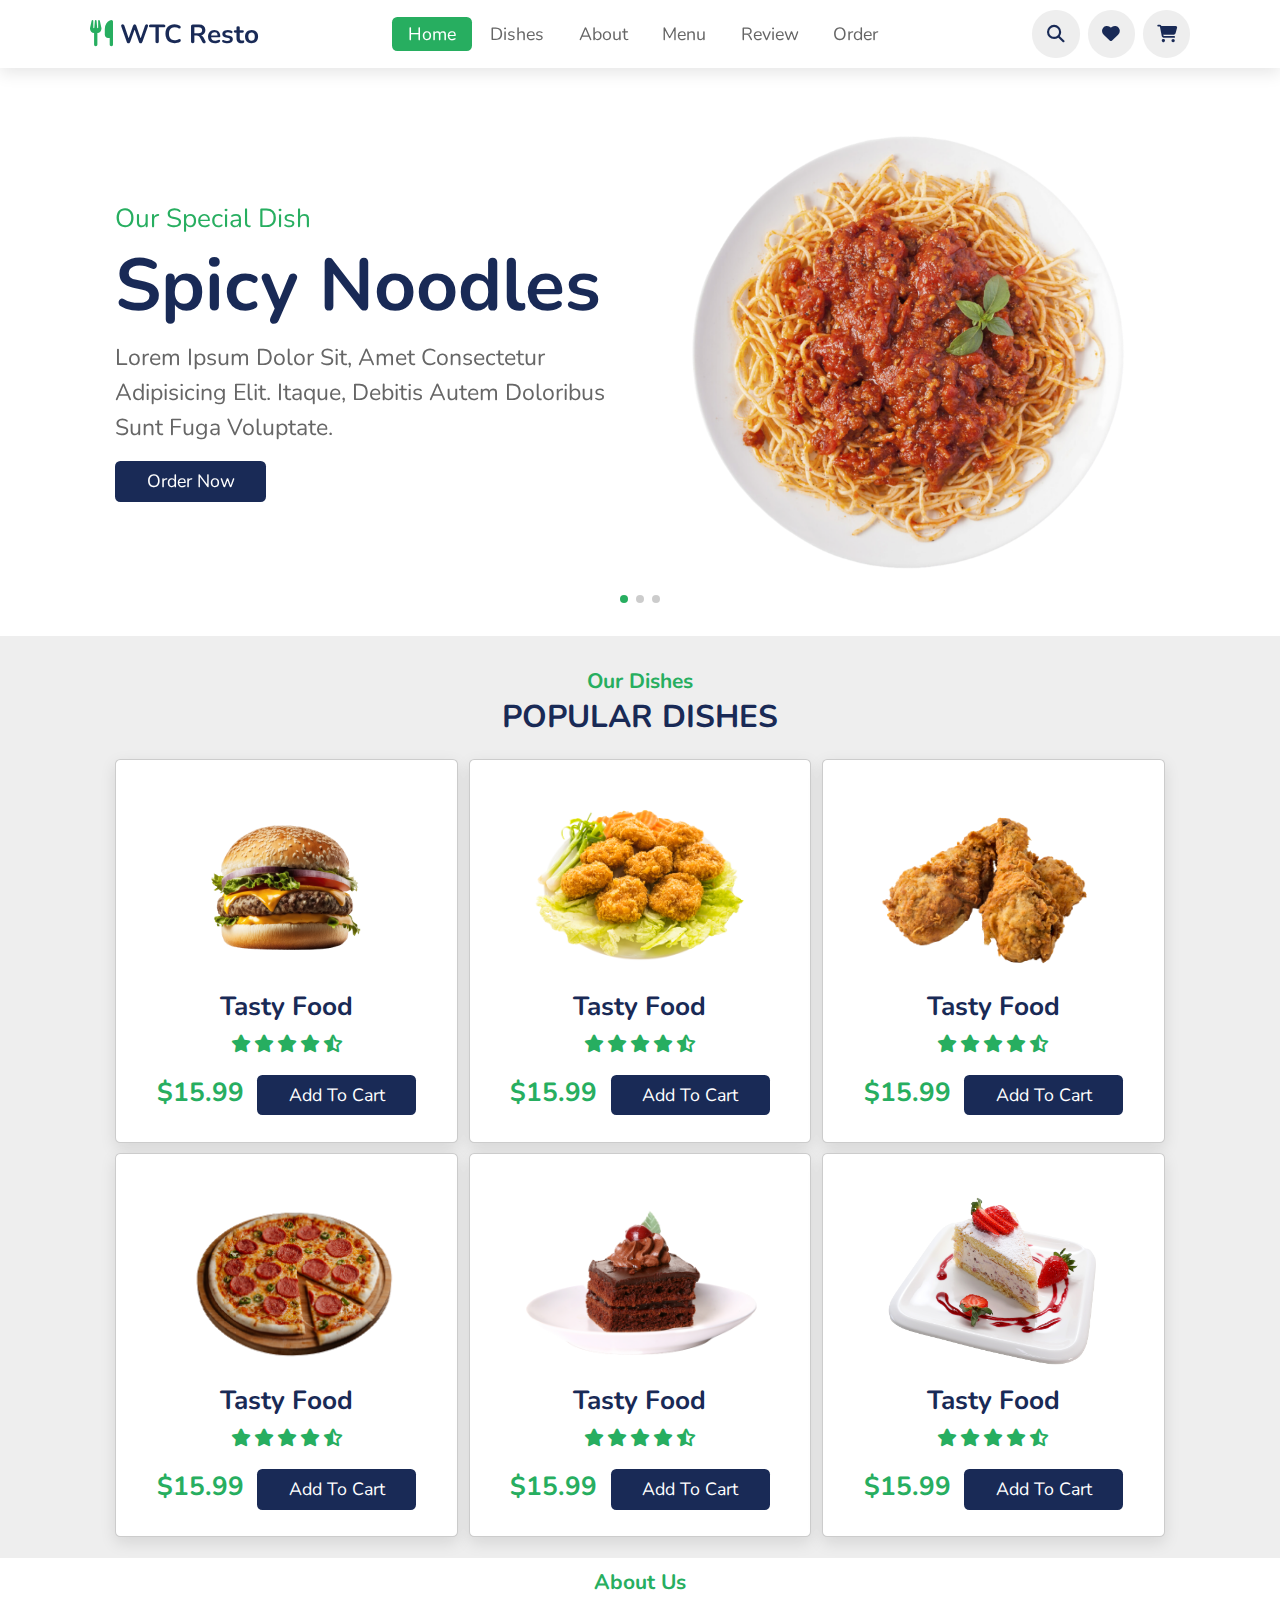
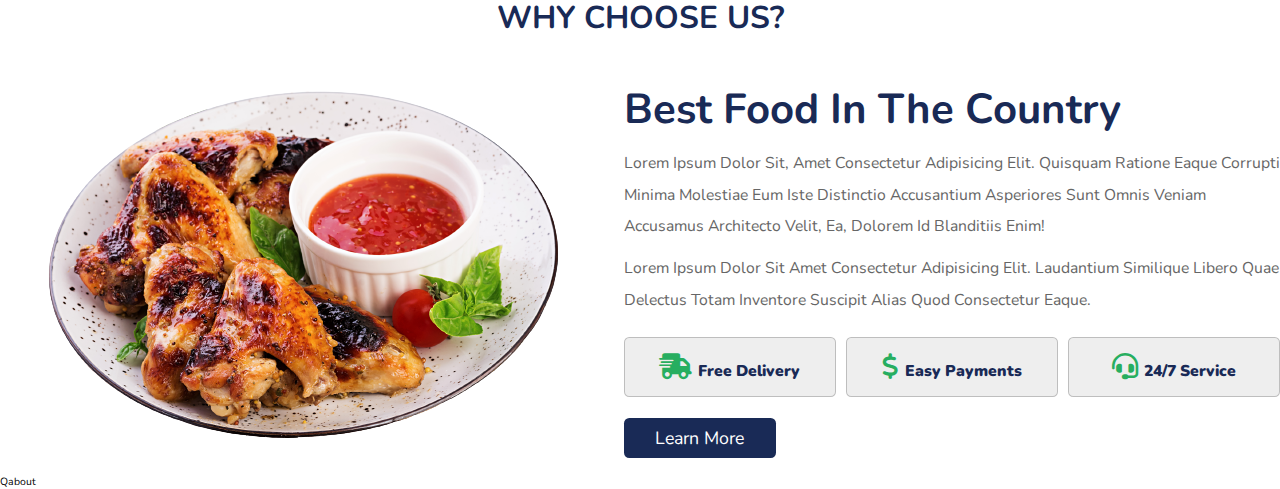
<file: home.html>
<!DOCTYPE html>
<html lang="en">

<head>
  <meta charset="UTF-8">
  <meta http-equiv="X-UA-Compatible" content="IE=edge">
  <meta name="viewport" content="width=device-width, initial-scale=1.0">
  <title>Document</title>

  <!-- Link CDN FontAwesome -->
  <link rel="stylesheet" href="https://cdnjs.cloudflare.com/ajax/libs/font-awesome/6.4.0/css/all.min.css" />

  <link rel="stylesheet" href="https://cdn.jsdelivr.net/npm/swiper@10/swiper-bundle.min.css" />


  <!-- Link CSS -->
  <link rel="stylesheet" href="style/style.css">

</head>

<body>

  <!-- Header Section Start -->
  <header>
    <a href="#" class="logo"><i class="fas fa-utensils"></i> WTC Resto</a>

    <nav class="navbar">
      <a class="active" href="#home">home</a>
      <a href="#dishes">dishes</a>
      <a href="#about">about</a>
      <a href="#menu">menu</a>
      <a href="#review">review</a>
      <a href="#order">order</a>
    </nav>

    <div class="icons">
      <i class="fas fa-bars" id="menu-bars"></i>
      <i class="fas fa-search" id="bars"></i>
      <a href="#" class="fas fa-heart"></a>
      <a href="#" class="fas fa-shopping-cart"></a>
    </div>
  </header>
  <!-- Header Section End -->

  <!-- Search Form Start -->
  <form action="" id="search-form">
    <input type="search" placeholder="search here" name="" id="search-box">
    <label for="search-box" class="fas fa-search"></label>
    <i class="fas fa-times" id="close"></i>
  </form>
  <!-- Search Form Start -->

  <!-- Home Section Start -->
  <section class="home" id="home">
    <div class="swiper home-slider">
      <div class="swiper-wrapper wrapper">
        <div class="swiper-slide slide">
          <div class="content">
            <span>our special dish</span>
            <h3>spicy noodles</h3>
            <p>Lorem ipsum dolor sit, amet consectetur adipisicing elit. Itaque, debitis autem doloribus sunt fuga
              voluptate.</p>
            <a href="#" class="btn">order now</a>
          </div>
          <div class="image">
            <img src="assets/home-page-1.png" alt="">
          </div>
        </div>

        <div class="swiper-slide slide">
          <div class="content">
            <span>our special dish</span>
            <h3>hot pizza</h3>
            <p>Lorem ipsum dolor sit, amet consectetur adipisicing elit. Itaque, debitis autem doloribus sunt fuga
              voluptate.</p>
            <a href="#" class="btn">order now</a>
          </div>
          <div class="image">
            <img src="assets/home-page-2.jpg" alt="">
          </div>
        </div>

        <div class="swiper-slide slide">
          <div class="content">
            <span>our special dish</span>
            <h3>grilled chicken</h3>
            <p>Lorem ipsum dolor sit, amet consectetur adipisicing elit. Itaque, debitis autem doloribus sunt fuga
              voluptate.</p>
            <a href="#" class="btn">order now</a>
          </div>
          <div class="image">
            <img src="assets/home-page-3.png" alt="">
          </div>
        </div>
      </div>

      <div class="swiper-pagination"></div>
      
    </div>
  </section>
  <!-- Home Section End -->

  <!-- Dishes Section Start -->
  <section class="dishes" id="dishes">
    <h3 class="sub-heading">our dishes</h3>
    <h1 class="heading">popular dishes</h1>

    <div class="box-container">
      <div class="box">
        <a href="#" class="fas fa-heart"></a>
        <a href="#" class="fas fa-eye"></a>
        <img id="assets-1" src="" alt="">
        <h3>tasty food</h3>
        <div class="stars">
          <i class="fas fa-star"></i>
          <i class="fas fa-star"></i>
          <i class="fas fa-star"></i>
          <i class="fas fa-star"></i>
          <i class="fas fa-star-half-alt"></i>
        </div>
        <span>$15.99</span>
        <a href="#" class="btn">add to cart</a>
      </div>

      <div class="box">
        <a href="#" class="fas fa-heart"></a>
        <a href="#" class="fas fa-eye"></a>
        <img id="assets-2" src="" alt="">
        <h3>tasty food</h3>
        <div class="stars">
          <i class="fas fa-star"></i>
          <i class="fas fa-star"></i>
          <i class="fas fa-star"></i>
          <i class="fas fa-star"></i>
          <i class="fas fa-star-half-alt"></i>
        </div>
        <span>$15.99</span>
        <a href="#" class="btn">add to cart</a>
      </div>

      <div class="box">
        <a href="#" class="fas fa-heart"></a>
        <a href="#" class="fas fa-eye"></a>
        <img id="assets-3" src="" alt="">
        <h3>tasty food</h3>
        <div class="stars">
          <i class="fas fa-star"></i>
          <i class="fas fa-star"></i>
          <i class="fas fa-star"></i>
          <i class="fas fa-star"></i>
          <i class="fas fa-star-half-alt"></i>
        </div>
        <span>$15.99</span>
        <a href="#" class="btn">add to cart</a>
      </div>

      <div class="box">
        <a href="#" class="fas fa-heart"></a>
        <a href="#" class="fas fa-eye"></a>
        <img id="assets-4" src="" alt="">
        <h3>tasty food</h3>
        <div class="stars">
          <i class="fas fa-star"></i>
          <i class="fas fa-star"></i>
          <i class="fas fa-star"></i>
          <i class="fas fa-star"></i>
          <i class="fas fa-star-half-alt"></i>
        </div>
        <span>$15.99</span>
        <a href="#" class="btn">add to cart</a>
      </div>

      <div class="box">
        <a href="#" class="fas fa-heart"></a>
        <a href="#" class="fas fa-eye"></a>
        <img id="assets-5" src="" alt="">
        <h3>tasty food</h3>
        <div class="stars">
          <i class="fas fa-star"></i>
          <i class="fas fa-star"></i>
          <i class="fas fa-star"></i>
          <i class="fas fa-star"></i>
          <i class="fas fa-star-half-alt"></i>
        </div>
        <span>$15.99</span>
        <a href="#" class="btn">add to cart</a>
      </div>

      <div class="box">
        <a href="#" class="fas fa-heart"></a>
        <a href="#" class="fas fa-eye"></a>
        <img id="assets-6" src="" alt="">
        <h3>tasty food</h3>
        <div class="stars">
          <i class="fas fa-star"></i>
          <i class="fas fa-star"></i>
          <i class="fas fa-star"></i>
          <i class="fas fa-star"></i>
          <i class="fas fa-star-half-alt"></i>
        </div>
        <span>$15.99</span>
        <a href="#" class="btn">add to cart</a>
      </div>
    </div>
  </section>
  <!-- Dishes Section End -->

  <!-- About Section Start -->
  <sectiom class="about" id="about">
    <h3 class="sub-heading">about us</h3>
    <h1 class="heading">why choose us?</h1>

    <div class="row">
      <div class="image">
        <img src="assets/about.png" alt="">
      </div>

      <div class="content">
        <h3>best food in the country</h3>
        <p>Lorem ipsum dolor sit, amet consectetur adipisicing elit. Quisquam ratione eaque corrupti minima molestiae eum iste distinctio accusantium asperiores sunt omnis veniam accusamus architecto velit, ea, dolorem id blanditiis enim!</p>
          <p>Lorem ipsum dolor sit amet consectetur adipisicing elit. Laudantium similique libero quae delectus totam inventore suscipit alias quod consectetur eaque.</p>

          <div class="icons-container">
            <div class="icons">
              <i class="fas fa-shipping-fast">
                <span>free delivery</span>
              </i>
            </div>
            <div class="icons">
              <i class="fas fa-dollar-sign">
                <span>easy payments</span>
              </i>
            </div>
            <div class="icons">
              <i class="fas fa-headset">
                <span>24/7 service</span>
              </i>
            </div>
          </div>
          <a href="#" class="btn">learn more</a>
      </div>
    </div>
  </sectiom>qabout
  <!-- About Section End -->









</body>
<script src="https://cdn.jsdelivr.net/npm/swiper@10/swiper-bundle.min.js"></script>
<script src="script/script.js"></script>

</html>
</file>
<file: style/style.css>
@import url('https://fonts.googleapis.com/css2?family=Nunito:wght@200;300;400;600;700&display=swap');

:root {
  --green: #27ae60;
  --black: #192a56;
  --light-color: #666;
  --box-shadow: 0 .5rem 1.5rem rgba(0,0,0,.1);
}

* {
  font-family: 'Nunito', sans-serif;
  margin: 0;
  padding: 0;
  box-sizing: border-box;
  text-decoration: none;
  outline: none;
  border: none;
  text-transform: capitalize;
  transition: all .2s linear;
}

html {
  font-size: 65.5%;
  overflow-x: hidden;
  scroll-padding-top: 5.5rem;
  scroll-behavior: smooth;
}

section {
  padding: 2rem 9%;
}

section:nth-child(even) {
  background:#eee ;
}

.sub-heading {
  text-align: center;
  color: var(--green);
  font-size: 2rem;
  padding-top: 1rem;
}

.heading {
  text-align: center;
  color: var(--black);
  font-size: 3rem;
  padding-bottom: 2rem;
  text-transform: uppercase;
}

.btn {
  margin-top: 1rem;
  display: inline-block;
  font-size: 1.7rem;
  color: #ffffff;
  background: var(--black);
  border-radius: .5rem;
  cursor: pointer;
  padding: .8rem 3rem;
}

.btn:hover {
  background: var(--green);
  letter-spacing: .1rem;
}

header {
  position: fixed;
  top: 0;
  left: 0;
  right: 0;
  background: #ffffff;
  padding: 1rem 7%;
  display: flex;
  align-items: center;
  justify-content: space-between;
  z-index: 1000;
  box-shadow: var(--box-shadow);
}

header .logo {
  color: var(--black);
  font-size: 2.5rem;
  font-weight: bolder;
}

header .logo i {
  color: var(--green);
}

header .navbar a {
  font-size: 1.7rem;
  border-radius: .5rem;
  padding: .5rem 1.5rem ;
  color: var(--light-color);
}

header .navbar a.active,
header .navbar a:hover {
  color: #ffffff;
  background: var(--green);
}

header .icons i,
header .icons a {
  cursor: pointer;
  margin-left: .5rem;
  height: 4.5rem;
  line-height: 4.5rem;
  width: 4.5rem;
  text-align: center;
  font-size: 1.7rem;
  color: var(--black);
  border-radius: 50%;
  background: #eee;
}

header .icons i:hover,
header .icons a:hover {
  color: #ffffff;
  background: var(--green);
  transform: rotate(360deg);
}

header .icons #menu-bars {
  display: none;
}

#search-form {
  position: fixed;
  top: -110%; left: 0;
  height: 100%;
  width: 100%;
  z-index: 1004;
  background: rgba(0,0,0,.8);
  display: flex;
  align-items: center;
  justify-content: center;
  padding: 0.1rem;
}

#search-form.active{
  top: 0;
}

#search-form #search-box {
  width: 50rem;
  border-bottom: .1rem solid #ffffff;
  padding: 1rem 0;
  font-size: 3rem;
  text-transform: none;
  background: none;
}

#search-form #search-box::placeholder {
  color: #eee; 
}

#search-form #search-box::-webkit-search-cancel-button {
  -webkit-appearance: none;
}

#search-form label {
  color: #ffffff;
  cursor: pointer;
  font-size: 3rem;
}

#search-form label:hover {
  color: var(--green);
}

#search-form #close {
  position: absolute;
  color: #ffffff;
  cursor: pointer;
  top: 2rem; right: 3rem;
  font-size: 5rem;
}

.home .home-slider .slide {
  display: flex;
  align-items: center;
  flex-wrap: wrap;
  gap: 2rem;
  padding-top: 9rem;
}

.home .home-slider .slide .content {
  flex: 1 1 45rem;
}

.home .home-slider .slide .image {
  flex: 1 1 45rem;
}

.home .home-slider .slide .image img {
  width: 100%;
}

.home .home-slider .slide .content span {
  color: var(--green);
  font-size: 2.5rem;
}

.home .home-slider .slide .content h3 {
  color: var(--black);
  font-size: 7rem;
}

.home .home-slider .slide .content p {
  color: var(--light-color);
  font-size: 2.2rem;
  padding: .5rem 0;
  line-height: 1.5;
}

.swiper-pagination-bullet-active {
  background: var(--green);

}

.dishes .box-container {
  display: grid;
  grid-template-columns: repeat(auto-fit, minmax(28.5rem, 1fr));
  gap: 1rem;
}


.dishes .box-container .box {
  padding: 2.5rem;
  background: #ffffff;
  border-radius: .5rem;
  border: .1rem solid rgba(0,0,0,.2);
  box-shadow: var(--box-shadow);
  position: relative;
  overflow: hidden;
  text-align: center;
}

.dishes .box-container .box .fa-heart,
.dishes .box-container .box .fa-eye {
  position: absolute;
  top: 1.5rem;
  background: #eee;
  border-radius: 50%;
  height: 5rem;
  width: 5rem;
  line-height: 5rem;
  font-size: 2rem;
  color: var(--black);
}

.dishes .box-container .box .fa-heart:hover,
.dishes .box-container .box .fa-eye:hover {
  background: var(--green);
  color: #ffffff;
}

.dishes .box-container .box .fa-heart {
  right: -15rem;
}

.dishes .box-container .box .fa-eye {
  left: -15rem;
}

.dishes .box-container .box:hover .fa-heart {
  right: 1.5rem;
}

.dishes .box-container .box:hover .fa-eye {
  left: 1.5rem;
}

.dishes .box-container .box img {
  height: 17rem;
  margin: 1rem 0;
}

.dishes .box-container .box h3 {
  color: var(--black);
  font-size: 2.5rem;
}

.dishes .box-container .box .stars {
  padding: 1rem 0;
}

.dishes .box-container .box .stars i{
  font-size: 1.7rem;
  color: var(--green);
}

.dishes .box-container .box span {
  color: var(--green);
  font-weight: bolder;
  margin-right: 1rem;
  font-size: 2.5rem;
}

.about .row {
  display: flex;
  flex-wrap: wrap;
  gap: 1.5rem;
  align-items: center;
}

.about .row image {
  flex: 1 1 45rem;
}

.about .row .image img {
  width: 100%;
}

.about .row .content {
  flex: 1 1 45rem;
}

.about .row .content h3 {
  color: var(--black);
  font-size: 4rem;
  padding: .5rem 0;
}

.about .row .content p {
  color: var(--light-color);
  font-size: 1.5rem;
  padding: .5rem 0;
  line-height: 2;
}

.about .row .content .icons-container {
  display: flex;
  gap: 1rem;
  flex-wrap: wrap;
  padding: 1rem 0;
  margin-top: .5rem;
}

.about .row .content .icons-container .icons {
  background: #eee;
  border-radius:.5rem;
  border: .1rem solid rgba(0,0,0,.2);
  display: flex;
  align-items: center;
  justify-content: center;
  gap: 1rem;
  flex: 1 1 17rem;
  padding: 1.5rem 1rem;
}

.about .row .content .icons-container .icons i {
  font-size: 2.5rem;
  color: var(--green);
}

.about .row .content .icons-container .icons span {
  font-size: 1.5rem;
  color: var(--black);
} 

/* Responsive start */
@media (max-width: 991px) {

  html {
    font-size: 55%;
  }

  header {
    padding: 1rem 2rem;
  }

  section {
    padding: 2rem;
  }
  
}

@media (max-width: 768px) {

  header .icons #menu-bars {
    display: inline-block;
  }

  header .navbar {
    position: absolute;
    top: 100%; left: 0; right: 0;
    background: #ffffff;
    border-top: .1rem solid rgba(0,0,0,.2);
    border-bottom: .1rem solid rgba(0,0,0,.2);
    padding: 1rem;
    clip-path: polygon(0 0, 100% 0, 100% 0, 0 0);
  }
  
  header .navbar.active {
    clip-path: polygon(0 0, 100% 0, 100% 100%, 0% 100%);
  }

  header .navbar a {
    display: block;
    padding: 1.5rem;
    margin: 1rem;
    font-size: 2rem;
    background: #eee;
  }

  #search-form #search-box {
    width: 90%;
    margin: 0 1rem;
  }

  .home .home-slider .slide .content h3 {
    font-size: 5rem;
  }
}


@media (max-width: 991px) {

  html {
    font-size: 50%;
  }

  header {
    padding: 1rem 2rem;
  }
  
}



/* Responsive end */
</file>
